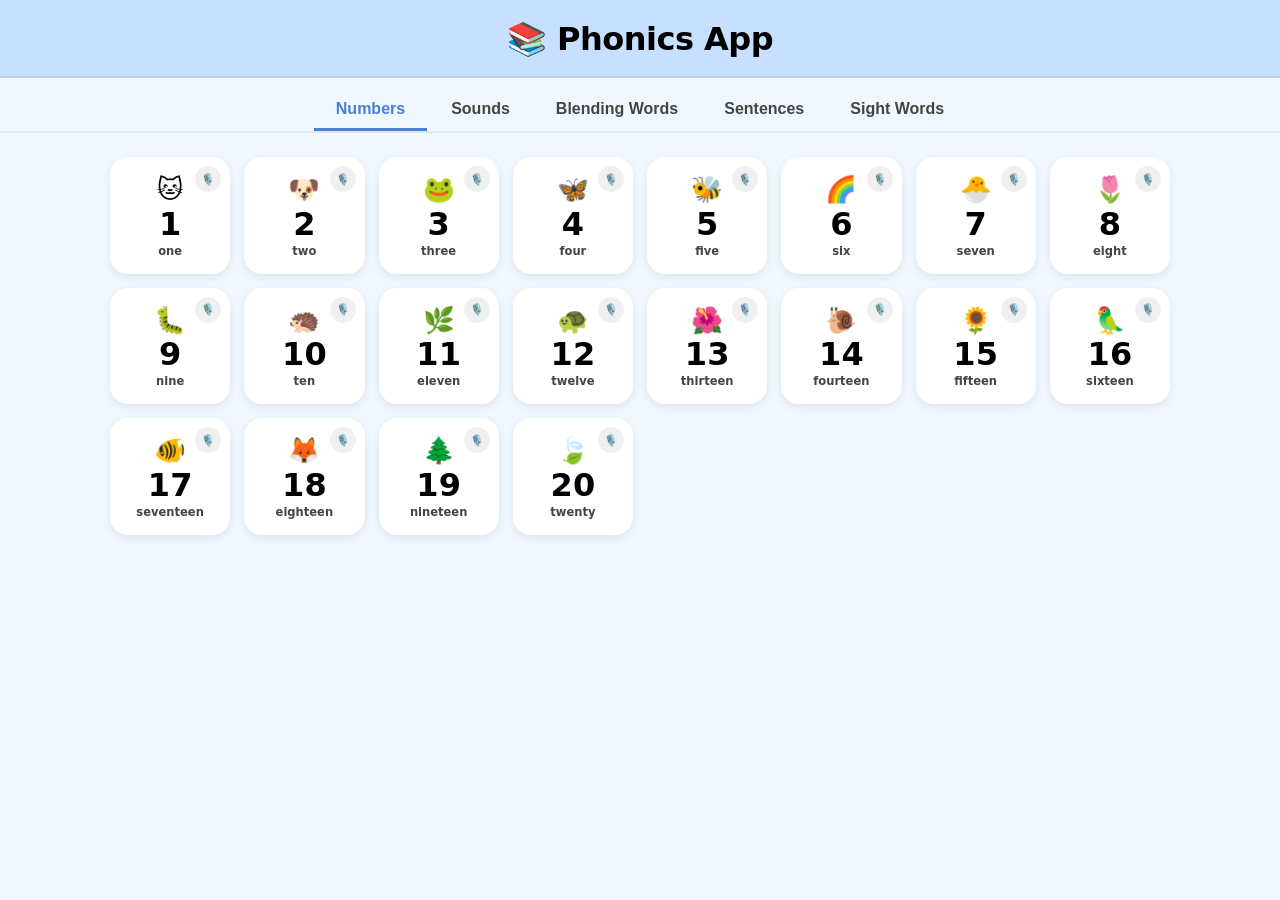
<file: index.html>
<!DOCTYPE html>
<html lang="en">
<head>
  <meta charset="UTF-8">
  <meta name="viewport" content="width=device-width, initial-scale=1.0">
  <title>Phonics App</title>
  <link rel="stylesheet" href="style.css">
</head>
<body>

  <header>
    <h1>📚 Phonics App</h1>
  </header>

  <nav class="tabs" aria-label="Section selector">
    <button class="tab-btn active" data-tab="numbers" aria-selected="true">Numbers</button>
    <button class="tab-btn" data-tab="sounds" aria-selected="false">Sounds</button>
    <button class="tab-btn" data-tab="blending" aria-selected="false">Blending Words</button>
    <button class="tab-btn" data-tab="sentences" aria-selected="false">Sentences</button>
    <button class="tab-btn" data-tab="sightwords" aria-selected="false">Sight Words</button>
  </nav>

  <main>
    <section id="numbers-section" class="content-section active" aria-label="Numbers 1 to 20">
      <div class="cards-grid" id="numbers-grid"></div>
    </section>

    <section id="sounds-section" class="content-section" aria-label="Letter sounds A to Z">
      <div class="cards-grid" id="sounds-grid"></div>
    </section>

    <section id="blending-section" class="content-section" aria-label="Blending words">
      <div class="cards-grid blending-grid" id="blending-grid"></div>
    </section>

    <section id="sentences-section" class="content-section" aria-label="Simple reading sentences">
      <div class="sentences-grid" id="sentences-grid"></div>
    </section>

    <section id="sightwords-section" class="content-section" aria-label="Sight words">
      <div id="sightwords-grid"></div>
    </section>
  </main>

  <!-- Voice Recording Modal -->
  <div class="modal-overlay" id="record-modal" role="dialog" aria-modal="true" aria-labelledby="modal-title">
    <div class="modal">
      <button class="modal-close" id="modal-close" aria-label="Close">✕</button>

      <h2 id="modal-title">Record Your Voice</h2>
      <p class="modal-for">Recording for: <strong id="modal-item-label"></strong></p>

      <div class="recorder-viz" aria-hidden="true">
        <span class="viz-idle" id="viz-idle">🎙️</span>
        <div class="waveform" id="waveform"></div>
      </div>

      <p class="record-timer" id="record-timer" aria-live="off"></p>

      <div class="recorder-controls">
        <button class="btn btn-record" id="btn-record">
          <span class="btn-icon">🎙️</span>
          <span class="btn-label">Record</span>
        </button>
        <button class="btn btn-preview" id="btn-play-preview" disabled>
          <span class="btn-icon">▶️</span>
          <span class="btn-label">Preview</span>
        </button>
        <button class="btn btn-save" id="btn-save" disabled>
          <span class="btn-icon">💾</span>
          <span class="btn-label">Save</span>
        </button>
      </div>

      <button class="btn-delete-rec" id="btn-delete" style="display:none">
        🗑️ Remove custom recording
      </button>

      <p class="record-status" id="record-status" aria-live="polite">Click Record to start</p>
    </div>
  </div>

  <script src="app.js"></script>
</body>
</html>
</file>
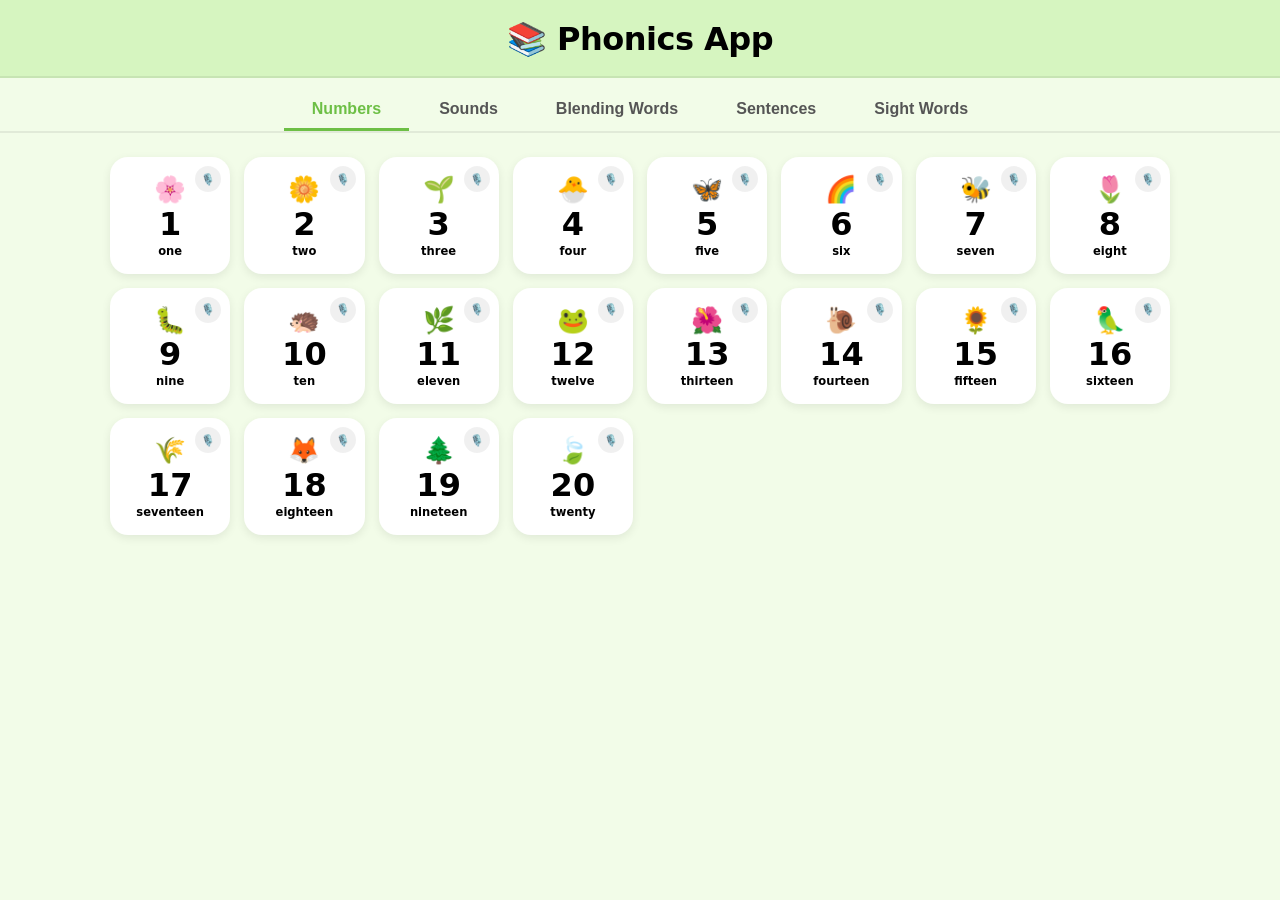
<file: phonics-app.html>
<!DOCTYPE html>
<html lang="en">
<head>
  <meta charset="UTF-8">
  <meta name="viewport" content="width=device-width, initial-scale=1.0">
  <title>Phonics App</title>
  <style>
/* ============================================================
   RESET & BASE
   ============================================================ */
*, *::before, *::after { box-sizing: border-box; margin: 0; padding: 0; }

/* ============================================================
   VARIABLES  (spring palette, fixed)
   ============================================================ */
:root {
  --text:         #000000;
  --text-muted:   #555555;
  --card-bg:      #ffffff;
  --shadow:       0 3px 10px rgba(0,0,0,0.08);
  --shadow-hover: 0 8px 22px rgba(0,0,0,0.13);
  --radius:       18px;
  --transition:   0.22s ease;
  --bg:           #f2fce8;
  --header-bg:    #d6f5c0;
  --season-color: #6dbf45;
  --season-light: #c8f0a8;
  --tab-active:   #6dbf45;
  --card-hover:   #eefce3;
  --blend-chip:   #c8f0a8;
}

/* ============================================================
   GLOBAL
   ============================================================ */
body {
  font-family: 'Segoe UI', system-ui, -apple-system, Arial, sans-serif;
  background: var(--bg);
  color: var(--text);
  min-height: 100vh;
}

/* ============================================================
   HEADER
   ============================================================ */
header {
  background: var(--header-bg);
  padding: 20px 24px 18px;
  display: flex;
  flex-direction: column;
  align-items: center;
  gap: 14px;
  border-bottom: 2px solid rgba(0,0,0,0.07);
}

h1 {
  font-size: 2rem;
  font-weight: 900;
  color: #000000;
  letter-spacing: -0.5px;
  text-align: center;
}

/* ============================================================
   TABS
   ============================================================ */
.tabs {
  display: flex;
  justify-content: center;
  gap: 2px;
  padding: 12px 24px 0;
  background: var(--bg);
  border-bottom: 2px solid rgba(0,0,0,0.07);
  flex-wrap: wrap;
}

.tab-btn {
  padding: 10px 28px;
  border: none;
  border-bottom: 3px solid transparent;
  background: transparent;
  color: var(--text-muted);
  font-size: 1rem;
  font-weight: 700;
  cursor: pointer;
  border-radius: 10px 10px 0 0;
  transition: all var(--transition);
}

.tab-btn:hover { color: #000000; background: rgba(0,0,0,0.03); }

.tab-btn.active {
  color: var(--tab-active);
  border-bottom-color: var(--tab-active);
}

/* ============================================================
   MAIN & SECTIONS
   ============================================================ */
main { padding: 24px 20px; max-width: 1100px; margin: 0 auto; }

.content-section { display: none; }
.content-section.active { display: block; }

/* ============================================================
   CARDS GRID
   ============================================================ */
.cards-grid {
  display: grid;
  grid-template-columns: repeat(auto-fill, minmax(110px, 1fr));
  gap: 14px;
}

.blending-grid { grid-template-columns: repeat(auto-fill, minmax(130px, 1fr)); }

.sentences-grid {
  display: grid;
  grid-template-columns: repeat(auto-fill, minmax(280px, 1fr));
  gap: 14px;
}

/* ============================================================
   CARD
   ============================================================ */
.card {
  background: var(--card-bg);
  border-radius: var(--radius);
  box-shadow: var(--shadow);
  padding: 18px 10px 14px;
  text-align: center;
  cursor: pointer;
  position: relative;
  border: 2px solid transparent;
  transition: transform var(--transition), box-shadow var(--transition),
              border-color var(--transition), background var(--transition);
  user-select: none;
  -webkit-tap-highlight-color: transparent;
}

.card:hover {
  transform: translateY(-3px);
  box-shadow: var(--shadow-hover);
  border-color: var(--season-color);
  background: var(--card-hover);
}

.card:active { transform: scale(0.95); }

.card.playing {
  border-color: var(--season-color);
  background: var(--season-light);
  animation: card-pop 0.45s ease;
}

@keyframes card-pop {
  0%   { transform: scale(1); }
  40%  { transform: scale(1.07); }
  70%  { transform: scale(0.97); }
  100% { transform: scale(1); }
}

/* Card elements */
.card-emoji  { font-size: 1.6rem; line-height: 1; margin-bottom: 5px; }

.card-main {
  font-size: 2rem;
  font-weight: 900;
  color: #000000;
  line-height: 1;
}

.card-main-lower {
  font-size: 1.2rem;
  font-weight: 700;
  color: #000000;
  margin-top: 2px;
}

.card-sub {
  font-size: 0.72rem;
  color: #000000;
  font-weight: 700;
  margin-top: 4px;
  text-transform: lowercase;
}

/* Blending letter chips */
.blend-letters { display: flex; justify-content: center; gap: 3px; margin-top: 7px; flex-wrap: wrap; }

.blend-l {
  font-size: 0.82rem;
  font-weight: 800;
  background: var(--blend-chip);
  color: #000000;
  border-radius: 5px;
  padding: 2px 5px;
  transition: background var(--transition);
}

/* ============================================================
   SENTENCE CARD
   ============================================================ */
.card-sentence {
  padding: 22px 16px 18px;
  text-align: left;
  min-height: 80px;
  display: flex;
  align-items: center;
}

.sentence-text {
  font-size: 1.25rem;
  font-weight: 700;
  color: #000000;
  line-height: 1.5;
  padding-right: 30px;
}

/* ============================================================
   MIC BUTTON
   ============================================================ */
.mic-btn {
  position: absolute;
  top: 7px; right: 7px;
  width: 26px; height: 26px;
  border-radius: 50%;
  border: none;
  background: rgba(0,0,0,0.06);
  cursor: pointer;
  font-size: 11px;
  display: flex; align-items: center; justify-content: center;
  transition: all var(--transition);
  z-index: 3; line-height: 1;
}

.mic-btn:hover { background: var(--season-light); transform: scale(1.15); }

.mic-btn.has-rec {
  background: var(--season-color);
  color: #fff;
  box-shadow: 0 1px 5px rgba(0,0,0,0.18);
}

/* ============================================================
   SIGHT WORDS
   ============================================================ */
.sw-group { margin-bottom: 32px; }

.sw-heading {
  font-size: 1rem;
  font-weight: 800;
  color: #000000;
  text-transform: uppercase;
  letter-spacing: 0.06em;
  margin-bottom: 12px;
  padding-bottom: 6px;
  border-bottom: 2px solid rgba(0,0,0,0.08);
}

.sw-grid { grid-template-columns: repeat(auto-fill, minmax(100px, 1fr)); }

.card-sw { padding: 20px 10px 22px; }

.sw-word { font-size: 1.6rem; font-weight: 900; color: #000000; line-height: 1; }

.sw-badge {
  position: absolute;
  bottom: 7px; left: 7px;
  font-size: 0.62rem;
  font-weight: 800;
  padding: 2px 6px;
  border-radius: 999px;
  color: #000000;
  line-height: 1.4;
}

/* ============================================================
   MODAL OVERLAY
   ============================================================ */
.modal-overlay {
  position: fixed; inset: 0;
  background: rgba(20,20,30,0.38);
  backdrop-filter: blur(5px);
  -webkit-backdrop-filter: blur(5px);
  display: none; align-items: center; justify-content: center;
  z-index: 200; padding: 20px;
}

.modal-overlay.open { display: flex; }

/* ============================================================
   MODAL
   ============================================================ */
.modal {
  background: #fff;
  border-radius: 26px;
  padding: 34px 30px 28px;
  max-width: 420px; width: 100%;
  position: relative;
  box-shadow: 0 28px 70px rgba(0,0,0,0.22);
  animation: modal-in 0.22s ease;
}

@keyframes modal-in {
  from { opacity: 0; transform: scale(0.92) translateY(12px); }
  to   { opacity: 1; transform: scale(1) translateY(0); }
}

.modal-close {
  position: absolute; top: 14px; right: 14px;
  width: 34px; height: 34px;
  border-radius: 50%; border: none;
  background: rgba(0,0,0,0.07); color: #000000;
  font-size: 1rem; cursor: pointer;
  display: flex; align-items: center; justify-content: center;
  transition: background var(--transition);
}

.modal-close:hover { background: rgba(0,0,0,0.13); }

#modal-title { font-size: 1.35rem; font-weight: 900; color: #000000; margin-bottom: 4px; }

.modal-for { font-size: 0.88rem; color: var(--text-muted); margin-bottom: 20px; }

/* ============================================================
   RECORDER VISUALISER
   ============================================================ */
.recorder-viz {
  height: 80px;
  background: var(--bg);
  border-radius: 14px;
  margin-bottom: 12px;
  display: flex; align-items: center; justify-content: center;
  overflow: hidden; padding: 10px 14px;
  transition: background var(--transition);
}

.viz-idle { font-size: 2.4rem; opacity: 0.4; }

.waveform {
  display: flex; align-items: center; gap: 3px;
  height: 100%; width: 100%; justify-content: center;
}

.wave-bar {
  width: 5px; min-height: 3px; border-radius: 3px;
  background: var(--season-color);
  transition: height 0.05s ease;
}

.record-timer {
  text-align: center; font-size: 1.1rem; font-weight: 700;
  color: var(--season-color); min-height: 1.4em; margin-bottom: 16px;
}

/* ============================================================
   RECORDER BUTTONS
   ============================================================ */
.recorder-controls {
  display: flex; gap: 10px; justify-content: center;
  flex-wrap: wrap; margin-bottom: 14px;
}

.btn {
  display: flex; align-items: center; gap: 6px;
  padding: 10px 20px; border-radius: 999px; border: none;
  font-size: 0.92rem; font-weight: 700; cursor: pointer;
  transition: all var(--transition); color: var(--text);
}

.btn:disabled { opacity: 0.38; cursor: not-allowed; }
.btn-icon { font-size: 1rem; }

.btn-record { background: #fdd8d8; color: #b02020; }
.btn-record:hover:not(:disabled) { background: #fcbbbb; }
.btn-record.recording { background: #e83030; color: #fff; animation: rec-pulse 1.1s ease infinite; }

@keyframes rec-pulse {
  0%, 100% { opacity: 1; }
  50%       { opacity: 0.72; }
}

.btn-preview { background: #d5f0d5; color: #1a6e1a; }
.btn-preview:hover:not(:disabled) { background: #b8e8b8; }

.btn-save { background: var(--season-light); color: var(--text); }
.btn-save:hover:not(:disabled) { filter: brightness(0.94); }

.btn-delete-rec {
  display: block; width: 100%; text-align: center;
  margin-bottom: 12px; padding: 8px;
  border: none; background: none;
  color: var(--text-muted); font-size: 0.85rem; font-weight: 600;
  cursor: pointer; border-radius: 8px;
  transition: background var(--transition), color var(--transition);
}

.btn-delete-rec:hover { background: rgba(0,0,0,0.05); color: #c0392b; }

.record-status { text-align: center; font-size: 0.87rem; color: var(--text-muted); min-height: 1.2em; }

/* ============================================================
   RESPONSIVE
   ============================================================ */
@media (max-width: 600px) {
  h1 { font-size: 1.55rem; }
  .tab-btn { padding: 9px 14px; font-size: 0.88rem; }
  main { padding: 16px 12px; }
  .cards-grid { grid-template-columns: repeat(auto-fill, minmax(88px, 1fr)); gap: 10px; }
  .blending-grid { grid-template-columns: repeat(auto-fill, minmax(110px, 1fr)); }
  .sentences-grid { grid-template-columns: 1fr; }
  .card { padding: 14px 8px 12px; }
  .card-main { font-size: 1.7rem; }
  .card-emoji { font-size: 1.3rem; }
  .sentence-text { font-size: 1.1rem; }
  .modal { padding: 28px 20px 22px; border-radius: 20px; }
}
  </style>
</head>
<body>

  <header>
    <h1>📚 Phonics App</h1>
  </header>

  <nav class="tabs" aria-label="Section selector">
    <button class="tab-btn active" data-tab="numbers"    aria-selected="true">Numbers</button>
    <button class="tab-btn"        data-tab="sounds"     aria-selected="false">Sounds</button>
    <button class="tab-btn"        data-tab="blending"   aria-selected="false">Blending Words</button>
    <button class="tab-btn"        data-tab="sentences"  aria-selected="false">Sentences</button>
    <button class="tab-btn"        data-tab="sightwords" aria-selected="false">Sight Words</button>
  </nav>

  <main>
    <section id="numbers-section"    class="content-section active" aria-label="Numbers 1 to 20">
      <div class="cards-grid" id="numbers-grid"></div>
    </section>

    <section id="sounds-section"     class="content-section" aria-label="Letter sounds A to Z">
      <div class="cards-grid" id="sounds-grid"></div>
    </section>

    <section id="blending-section"   class="content-section" aria-label="Blending words">
      <div class="cards-grid blending-grid" id="blending-grid"></div>
    </section>

    <section id="sentences-section"  class="content-section" aria-label="Simple reading sentences">
      <div class="sentences-grid" id="sentences-grid"></div>
    </section>

    <section id="sightwords-section" class="content-section" aria-label="Sight words">
      <div id="sightwords-grid"></div>
    </section>
  </main>

  <!-- Voice Recording Modal -->
  <div class="modal-overlay" id="record-modal" role="dialog" aria-modal="true" aria-labelledby="modal-title">
    <div class="modal">
      <button class="modal-close" id="modal-close" aria-label="Close">&#x2715;</button>
      <h2 id="modal-title">Record Your Voice</h2>
      <p class="modal-for">Recording for: <strong id="modal-item-label"></strong></p>

      <div class="recorder-viz" aria-hidden="true">
        <span class="viz-idle" id="viz-idle">&#x1F399;&#xFE0F;</span>
        <div class="waveform" id="waveform"></div>
      </div>

      <p class="record-timer" id="record-timer" aria-live="off"></p>

      <div class="recorder-controls">
        <button class="btn btn-record" id="btn-record">
          <span class="btn-icon">&#x1F399;&#xFE0F;</span><span class="btn-label">Record</span>
        </button>
        <button class="btn btn-preview" id="btn-play-preview" disabled>
          <span class="btn-icon">&#x25B6;&#xFE0F;</span><span class="btn-label">Preview</span>
        </button>
        <button class="btn btn-save" id="btn-save" disabled>
          <span class="btn-icon">&#x1F4BE;</span><span class="btn-label">Save</span>
        </button>
      </div>

      <button class="btn-delete-rec" id="btn-delete" style="display:none">
        &#x1F5D1;&#xFE0F; Remove custom recording
      </button>

      <p class="record-status" id="record-status" aria-live="polite">Click Record to start</p>
    </div>
  </div>

  <script>
'use strict';

const NUMBER_WORDS = [
  'one','two','three','four','five','six','seven','eight','nine','ten',
  'eleven','twelve','thirteen','fourteen','fifteen','sixteen','seventeen',
  'eighteen','nineteen','twenty'
];

const NUMBER_EMOJIS = [
  '\u{1F338}','\u{1F33C}','\u{1F331}','\u{1F423}','\u{1F98B}','\u{1F308}','\u{1F41D}','\u{1F337}','\u{1F41B}','\u{1F994}',
  '\u{1F33F}','\u{1F438}','\u{1F33A}','\u{1F40C}','\u{1F33B}','\u{1F99C}','\u{1F33E}','\u{1F98A}','\u{1F332}','\u{1F343}'
];

const PHONICS = {
  a:{hint:'apple',  emoji:'\u{1F34E}', tts:'a, apple'},
  b:{hint:'ball',   emoji:'⚽',    tts:'b, ball'},
  c:{hint:'cat',    emoji:'\u{1F431}', tts:'c, cat'},
  d:{hint:'dog',    emoji:'\u{1F436}', tts:'d, dog'},
  e:{hint:'egg',    emoji:'\u{1F95A}', tts:'e, egg'},
  f:{hint:'fish',   emoji:'\u{1F41F}', tts:'f, fish'},
  g:{hint:'go',     emoji:'\u{1F7E2}', tts:'g, go'},
  h:{hint:'hat',    emoji:'\u{1F3A9}', tts:'h, hat'},
  i:{hint:'ink',    emoji:'\u{1F58A}️', tts:'i, ink'},
  j:{hint:'jam',    emoji:'\u{1F353}', tts:'j, jam'},
  k:{hint:'kite',   emoji:'\u{1FA81}', tts:'k, kite'},
  l:{hint:'log',    emoji:'\u{1FAB5}', tts:'l, log'},
  m:{hint:'map',    emoji:'\u{1F5FA}️', tts:'m, map'},
  n:{hint:'net',    emoji:'\u{1F945}', tts:'n, net'},
  o:{hint:'orange', emoji:'\u{1F34A}', tts:'o, orange'},
  p:{hint:'pig',    emoji:'\u{1F437}', tts:'p, pig'},
  q:{hint:'queen',  emoji:'\u{1F451}', tts:'q, queen'},
  r:{hint:'run',    emoji:'\u{1F3C3}', tts:'r, run'},
  s:{hint:'sun',    emoji:'☀️', tts:'s, sun'},
  t:{hint:'tap',    emoji:'\u{1F6B0}', tts:'t, tap'},
  u:{hint:'up',     emoji:'⬆️', tts:'u, up'},
  v:{hint:'van',    emoji:'\u{1F690}', tts:'v, van'},
  w:{hint:'wet',    emoji:'\u{1F4A7}', tts:'w, wet'},
  x:{hint:'fox',    emoji:'\u{1F98A}', tts:'x, fox'},
  y:{hint:'yes',    emoji:'✅',    tts:'y, yes'},
  z:{hint:'zip',    emoji:'\u{1F910}', tts:'z, zip'},
};

const BLENDING_WORDS = [
  'cat','hat','mat','sat','map','nap','tap','cap',
  'sun','fun','run','bun','hot','pot','mud','bug',
  'mug','log','fog','dog','red','bed','wet','hen',
  'ten','leg','pig','big','dig','lip','tip','zip',
];

const SIGHT_WORDS = [
  {word:'a',level:1},{word:'and',level:1},{word:'big',level:1},{word:'can',level:1},
  {word:'come',level:1},{word:'down',level:1},{word:'find',level:1},{word:'for',level:1},
  {word:'go',level:1},{word:'help',level:1},{word:'here',level:1},{word:'I',level:1},
  {word:'in',level:1},{word:'is',level:1},{word:'it',level:1},{word:'jump',level:1},
  {word:'little',level:1},{word:'look',level:1},{word:'make',level:1},{word:'me',level:1},
  {word:'my',level:1},{word:'not',level:1},{word:'one',level:1},{word:'play',level:1},
  {word:'run',level:1},{word:'said',level:1},{word:'see',level:1},{word:'the',level:1},
  {word:'to',level:1},{word:'two',level:1},{word:'up',level:1},{word:'we',level:1},
  {word:'you',level:1},
  {word:'all',level:2},{word:'am',level:2},{word:'are',level:2},{word:'at',level:2},
  {word:'be',level:2},{word:'but',level:2},{word:'came',level:2},{word:'did',level:2},
  {word:'do',level:2},{word:'eat',level:2},{word:'get',level:2},{word:'good',level:2},
  {word:'have',level:2},{word:'he',level:2},{word:'like',level:2},{word:'new',level:2},
  {word:'no',level:2},{word:'now',level:2},{word:'on',level:2},{word:'out',level:2},
  {word:'please',level:2},{word:'ran',level:2},{word:'say',level:2},{word:'she',level:2},
  {word:'so',level:2},{word:'soon',level:2},{word:'that',level:2},{word:'there',level:2},
  {word:'they',level:2},{word:'this',level:2},{word:'too',level:2},{word:'want',level:2},
  {word:'was',level:2},{word:'went',level:2},{word:'what',level:2},{word:'who',level:2},
  {word:'will',level:2},{word:'with',level:2},{word:'yes',level:2},
  {word:'after',level:3},{word:'again',level:3},{word:'an',level:3},{word:'any',level:3},
  {word:'as',level:3},{word:'ask',level:3},{word:'by',level:3},{word:'could',level:3},
  {word:'every',level:3},{word:'fly',level:3},{word:'from',level:3},{word:'give',level:3},
  {word:'going',level:3},{word:'had',level:3},{word:'has',level:3},{word:'her',level:3},
  {word:'him',level:3},{word:'his',level:3},{word:'how',level:3},{word:'just',level:3},
  {word:'know',level:3},{word:'let',level:3},{word:'may',level:3},{word:'of',level:3},
  {word:'old',level:3},{word:'once',level:3},{word:'open',level:3},{word:'over',level:3},
  {word:'put',level:3},{word:'some',level:3},{word:'stop',level:3},{word:'take',level:3},
  {word:'thank',level:3},{word:'them',level:3},{word:'think',level:3},{word:'walk',level:3},
  {word:'were',level:3},{word:'when',level:3},
];

const SENTENCES = [
  'The cat sat on a mat.',
  'I can see a big red bus.',
  'A dog ran in the mud.',
  'The hen has an egg.',
  'I like to jump and run.',
  'A pig can dig in mud.',
  'The sun is big and hot.',
  'My dog can sit and beg.',
  'The fish can swim fast.',
  'I see a red hat on top.',
  'The bug is on a log.',
  'I can hop like a frog.',
  'She has a cup of milk.',
  'We can run to the hill.',
  'The pup is wet and hot.',
  'I can clap and tap my hands.',
  'A bat and a ball.',
  'The rat sat in a box.',
  'It is a big fat pig.',
  'The jam is on the bun.',
];

// ── IndexedDB ──────────────────────────────────────────────
let db;
function openDB() {
  return new Promise((res,rej) => {
    const req = indexedDB.open('PhonicsAppDB',1);
    req.onupgradeneeded = e => e.target.result.createObjectStore('recordings');
    req.onsuccess = e => res(e.target.result);
    req.onerror   = e => rej(e.target.error);
  });
}
function dbPut(key,val) {
  return new Promise((res,rej) => {
    const tx = db.transaction('recordings','readwrite');
    tx.objectStore('recordings').put(val,key);
    tx.oncomplete = res; tx.onerror = () => rej(tx.error);
  });
}
function dbGet(key) {
  return new Promise((res,rej) => {
    const tx = db.transaction('recordings','readonly');
    const req = tx.objectStore('recordings').get(key);
    req.onsuccess = () => res(req.result); req.onerror = () => rej(req.error);
  });
}
function dbDelete(key) {
  return new Promise((res,rej) => {
    const tx = db.transaction('recordings','readwrite');
    tx.objectStore('recordings').delete(key);
    tx.oncomplete = res; tx.onerror = () => rej(tx.error);
  });
}
function dbGetAllKeys() {
  return new Promise((res,rej) => {
    const tx = db.transaction('recordings','readonly');
    const req = tx.objectStore('recordings').getAllKeys();
    req.onsuccess = () => res(req.result); req.onerror = () => rej(req.error);
  });
}

// ── State ──────────────────────────────────────────────────
const rec = {key:null,recorder:null,chunks:[],blob:null,timerID:null,startMs:0,audioCtx:null,animID:null};

// ── TTS ────────────────────────────────────────────────────
function ttsSpeak(text, rate=0.82, pitch=1.05) {
  if (!window.speechSynthesis) return;
  const u = new SpeechSynthesisUtterance(text);
  u.rate = rate; u.pitch = pitch;
  window.speechSynthesis.speak(u);
}

// ── Play ───────────────────────────────────────────────────
async function playItem(key, ttsTexts, rate=0.82) {
  const card = document.querySelector('[data-key="'+key+'"]');
  if (card) {
    card.classList.remove('playing'); void card.offsetWidth;
    card.classList.add('playing');
    setTimeout(() => card.classList.remove('playing'), 700);
  }
  const blob = await dbGet(key);
  if (blob) {
    const url = URL.createObjectURL(blob);
    const audio = new Audio(url);
    audio.onended = () => URL.revokeObjectURL(url);
    audio.play().catch(()=>{});
    return;
  }
  window.speechSynthesis.cancel();
  for (const text of ttsTexts) ttsSpeak(text, rate);
}

// ── Helpers ────────────────────────────────────────────────
async function recordedKeys() {
  try { return new Set(await dbGetAllKeys()); } catch { return new Set(); }
}
function micButton(key, label, hasRec) {
  const btn = document.createElement('button');
  btn.className = 'mic-btn' + (hasRec ? ' has-rec' : '');
  btn.textContent = '🎙️';
  btn.title = 'Record your voice';
  btn.setAttribute('aria-label', label);
  return btn;
}

// ── Render: Numbers ────────────────────────────────────────
async function renderNumbers() {
  const grid = document.getElementById('numbers-grid');
  grid.innerHTML = '';
  const keys = await recordedKeys();
  for (let i = 1; i <= 20; i++) {
    const key = 'number-'+i, word = NUMBER_WORDS[i-1];
    const card = document.createElement('div');
    card.className = 'card'; card.dataset.key = key;
    card.setAttribute('role','button'); card.setAttribute('tabindex','0');
    card.setAttribute('aria-label', i+', '+word+'. Tap to hear.');
    const mic = micButton(key, 'Record your voice for number '+i, keys.has(key));
    card.appendChild(mic);
    card.insertAdjacentHTML('beforeend',
      '<div class="card-emoji">'+NUMBER_EMOJIS[i-1]+'</div>'+
      '<div class="card-main">'+i+'</div>'+
      '<div class="card-sub">'+word+'</div>'
    );
    mic.addEventListener('click', e => { e.stopPropagation(); openModal(key, 'Number '+i+' — "'+word+'"'); });
    card.addEventListener('click', () => playItem(key, [word]));
    card.addEventListener('keydown', e => { if(e.key==='Enter'||e.key===' ') playItem(key,[word]); });
    grid.appendChild(card);
  }
}

// ── Render: Sounds ─────────────────────────────────────────
async function renderSounds() {
  const grid = document.getElementById('sounds-grid');
  grid.innerHTML = '';
  const keys = await recordedKeys();
  for (const letter of 'abcdefghijklmnopqrstuvwxyz') {
    const key = 'sound-'+letter, ph = PHONICS[letter];
    const card = document.createElement('div');
    card.className = 'card'; card.dataset.key = key;
    card.setAttribute('role','button'); card.setAttribute('tabindex','0');
    card.setAttribute('aria-label', 'Letter '+letter.toUpperCase()+', as in '+ph.hint+'. Tap to hear.');
    const mic = micButton(key, 'Record your voice for letter '+letter.toUpperCase(), keys.has(key));
    card.appendChild(mic);
    card.insertAdjacentHTML('beforeend',
      '<div class="card-emoji">'+ph.emoji+'</div>'+
      '<div class="card-main">'+letter.toUpperCase()+'</div>'+
      '<div class="card-main card-main-lower">'+letter+'</div>'+
      '<div class="card-sub">'+ph.hint+'</div>'
    );
    mic.addEventListener('click', e => { e.stopPropagation(); openModal(key, 'Letter '+letter.toUpperCase()+' — "'+ph.hint+'"'); });
    card.addEventListener('click', () => playItem(key, [ph.tts]));
    card.addEventListener('keydown', e => { if(e.key==='Enter'||e.key===' ') playItem(key,[ph.tts]); });
    grid.appendChild(card);
  }
}

// ── Render: Blending ───────────────────────────────────────
async function renderBlending() {
  const grid = document.getElementById('blending-grid');
  grid.innerHTML = '';
  const keys = await recordedKeys();
  for (const word of BLENDING_WORDS) {
    const key = 'blend-'+word, tts = [...word.split(''), word];
    const card = document.createElement('div');
    card.className = 'card card-blend'; card.dataset.key = key;
    card.setAttribute('role','button'); card.setAttribute('tabindex','0');
    card.setAttribute('aria-label', 'Blend the word "'+word+'". Tap to hear.');
    const mic = micButton(key, 'Record your voice for the word "'+word+'"', keys.has(key));
    card.appendChild(mic);
    const chips = word.split('').map(l => '<span class="blend-l">'+l+'</span>').join('');
    card.insertAdjacentHTML('beforeend',
      '<div class="card-main">'+word+'</div>'+
      '<div class="blend-letters">'+chips+'</div>'
    );
    mic.addEventListener('click', e => { e.stopPropagation(); openModal(key, 'Word: "'+word+'"'); });
    card.addEventListener('click', () => playItem(key, tts));
    card.addEventListener('keydown', e => { if(e.key==='Enter'||e.key===' ') playItem(key,tts); });
    grid.appendChild(card);
  }
}

// ── Render: Sentences (slow reading) ──────────────────────
async function renderSentences() {
  const grid = document.getElementById('sentences-grid');
  grid.innerHTML = '';
  const keys = await recordedKeys();
  SENTENCES.forEach((text, idx) => {
    const key = 'sentence-'+idx;
    const card = document.createElement('div');
    card.className = 'card card-sentence'; card.dataset.key = key;
    card.setAttribute('role','button'); card.setAttribute('tabindex','0');
    card.setAttribute('aria-label', text+' Tap to hear.');
    const mic = micButton(key, 'Record your voice for: "'+text+'"', keys.has(key));
    card.appendChild(mic);
    card.insertAdjacentHTML('beforeend', '<div class="sentence-text">'+text+'</div>');
    mic.addEventListener('click', e => { e.stopPropagation(); openModal(key, text); });
    card.addEventListener('click', () => playItem(key, [text], 0.65));
    card.addEventListener('keydown', e => { if(e.key==='Enter'||e.key===' ') playItem(key,[text],0.65); });
    grid.appendChild(card);
  });
}

// ── Render: Sight Words ────────────────────────────────────
const LEVEL_LABELS = {1:'Level 1 — Pre-primer', 2:'Level 2 — Primer', 3:'Level 3 — Grade 1'};
const LEVEL_COLORS = {1:'#c8f0a8', 2:'#fff3a0', 3:'#ffd0a0'};

async function renderSightWords() {
  const container = document.getElementById('sightwords-grid');
  container.innerHTML = '';
  const keys = await recordedKeys();
  const byLevel = {1:[],2:[],3:[]};
  SIGHT_WORDS.forEach(sw => byLevel[sw.level].push(sw));
  for (const level of [1,2,3]) {
    const group = document.createElement('div');
    group.className = 'sw-group';
    const heading = document.createElement('h2');
    heading.className = 'sw-heading';
    heading.textContent = LEVEL_LABELS[level];
    group.appendChild(heading);
    const grid = document.createElement('div');
    grid.className = 'cards-grid sw-grid';
    group.appendChild(grid);
    for (const {word} of byLevel[level]) {
      const key = 'sight-'+word;
      const card = document.createElement('div');
      card.className = 'card card-sw'; card.dataset.key = key;
      card.setAttribute('role','button'); card.setAttribute('tabindex','0');
      card.setAttribute('aria-label', 'Sight word: '+word+'. Tap to hear.');
      const mic = micButton(key, 'Record your voice for the word "'+word+'"', keys.has(key));
      card.appendChild(mic);
      const badge = document.createElement('span');
      badge.className = 'sw-badge'; badge.textContent = 'L'+level;
      badge.style.background = LEVEL_COLORS[level];
      card.appendChild(badge);
      card.insertAdjacentHTML('beforeend', '<div class="card-main sw-word">'+word+'</div>');
      mic.addEventListener('click', e => { e.stopPropagation(); openModal(key, 'Sight word: "'+word+'"'); });
      card.addEventListener('click', () => playItem(key,[word]));
      card.addEventListener('keydown', e => { if(e.key==='Enter'||e.key===' ') playItem(key,[word]); });
      grid.appendChild(card);
    }
    container.appendChild(group);
  }
}

// ── Tabs ───────────────────────────────────────────────────
function setTab(tab) {
  document.querySelectorAll('.tab-btn').forEach(btn => {
    const on = btn.dataset.tab === tab;
    btn.classList.toggle('active', on);
    btn.setAttribute('aria-selected', String(on));
  });
  document.querySelectorAll('.content-section').forEach(sec => {
    sec.classList.toggle('active', sec.id === tab+'-section');
  });
}

// ── Modal ──────────────────────────────────────────────────
function setStatus(msg) { document.getElementById('record-status').textContent = msg; }

function openModal(key, label) {
  rec.key = key; rec.blob = null; rec.chunks = [];
  document.getElementById('modal-item-label').textContent = label;
  document.getElementById('btn-play-preview').disabled = true;
  document.getElementById('btn-save').disabled = true;
  document.getElementById('record-timer').textContent = '';
  const recBtn = document.getElementById('btn-record');
  recBtn.className = 'btn btn-record';
  recBtn.querySelector('.btn-label').textContent = 'Record';
  recBtn.querySelector('.btn-icon').textContent  = '🎙️';
  setStatus('Click Record to start');
  clearWaveform();
  dbGet(key).then(existing => {
    const del = document.getElementById('btn-delete');
    del.style.display = existing ? 'block' : 'none';
    if (existing) setStatus('You have a saved recording. Record again to replace it.');
  });
  document.getElementById('record-modal').classList.add('open');
  document.getElementById('modal-close').focus();
}

function closeModal() {
  stopRecording();
  document.getElementById('record-modal').classList.remove('open');
}

// ── Recording ──────────────────────────────────────────────
async function toggleRecording() {
  if (rec.recorder && rec.recorder.state === 'recording') { rec.recorder.stop(); return; }
  let stream;
  try { stream = await navigator.mediaDevices.getUserMedia({audio:true,video:false}); }
  catch { setStatus('❌ Microphone access denied. Please allow microphone access and try again.'); return; }
  rec.chunks = []; rec.blob = null;
  rec.recorder = new MediaRecorder(stream);
  rec.recorder.ondataavailable = e => { if (e.data.size > 0) rec.chunks.push(e.data); };
  rec.recorder.onstop = () => {
    stream.getTracks().forEach(t => t.stop());
    stopWaveform(); clearInterval(rec.timerID);
    rec.blob = new Blob(rec.chunks, {type: rec.recorder.mimeType || 'audio/webm'});
    const btn = document.getElementById('btn-record');
    btn.className = 'btn btn-record';
    btn.querySelector('.btn-label').textContent = 'Record Again';
    btn.querySelector('.btn-icon').textContent  = '🎙️';
    document.getElementById('btn-play-preview').disabled = false;
    document.getElementById('btn-save').disabled = false;
    setStatus('Done! Preview it or save to keep it.');
  };
  rec.recorder.start();
  const btn = document.getElementById('btn-record');
  btn.className = 'btn btn-record recording';
  btn.querySelector('.btn-label').textContent = 'Stop';
  btn.querySelector('.btn-icon').textContent  = '⏹️';
  setStatus('Recording… tap Stop when done.');
  rec.startMs = Date.now();
  rec.timerID = setInterval(() => {
    const s = Math.floor((Date.now()-rec.startMs)/1000);
    document.getElementById('record-timer').textContent =
      Math.floor(s/60)+':'+String(s%60).padStart(2,'0');
  }, 500);
  startWaveform(stream);
}

function stopRecording() {
  if (rec.recorder && rec.recorder.state === 'recording') rec.recorder.stop();
  clearInterval(rec.timerID); stopWaveform();
}

function playPreview() {
  if (!rec.blob) return;
  const url = URL.createObjectURL(rec.blob);
  const audio = new Audio(url);
  setStatus('Playing preview…');
  audio.onended = () => { URL.revokeObjectURL(url); setStatus('Preview done. Save to keep it.'); };
  audio.play().catch(() => setStatus('Could not play audio.'));
}

async function saveRecording() {
  if (!rec.blob || !rec.key) return;
  await dbPut(rec.key, rec.blob);
  const card = document.querySelector('[data-key="'+rec.key+'"]');
  if (card) card.querySelector('.mic-btn')?.classList.add('has-rec');
  setStatus('✓ Saved!'); setTimeout(closeModal, 750);
}

async function deleteExistingRecording() {
  if (!rec.key) return;
  await dbDelete(rec.key);
  const card = document.querySelector('[data-key="'+rec.key+'"]');
  if (card) card.querySelector('.mic-btn')?.classList.remove('has-rec');
  document.getElementById('btn-delete').style.display = 'none';
  setStatus('Custom recording removed.'); setTimeout(closeModal, 750);
}

// ── Waveform ───────────────────────────────────────────────
function startWaveform(stream) {
  const waveEl = document.getElementById('waveform');
  const idleEl = document.getElementById('viz-idle');
  idleEl.style.display = 'none'; waveEl.innerHTML = '';
  const BAR_COUNT = 26, bars = [];
  for (let i = 0; i < BAR_COUNT; i++) {
    const b = document.createElement('div');
    b.className = 'wave-bar'; waveEl.appendChild(b); bars.push(b);
  }
  rec.audioCtx = new (window.AudioContext || window.webkitAudioContext)();
  const analyser = rec.audioCtx.createAnalyser();
  analyser.fftSize = 64;
  rec.audioCtx.createMediaStreamSource(stream).connect(analyser);
  const data = new Uint8Array(analyser.frequencyBinCount);
  function draw() {
    rec.animID = requestAnimationFrame(draw);
    analyser.getByteFrequencyData(data);
    bars.forEach((bar,i) => {
      const val = data[Math.floor(i*data.length/BAR_COUNT)]||0;
      bar.style.height = Math.max(3,Math.round((val/255)*58))+'px';
    });
  }
  draw();
}

function stopWaveform() {
  if (rec.animID) { cancelAnimationFrame(rec.animID); rec.animID = null; }
  if (rec.audioCtx) { rec.audioCtx.close().catch(()=>{}); rec.audioCtx = null; }
  clearWaveform();
}

function clearWaveform() {
  const waveEl = document.getElementById('waveform');
  const idleEl = document.getElementById('viz-idle');
  if (waveEl) waveEl.innerHTML = '';
  if (idleEl) idleEl.style.display = '';
}

// ── Boot ───────────────────────────────────────────────────
async function init() {
  db = await openDB();
  document.querySelectorAll('.tab-btn').forEach(btn =>
    btn.addEventListener('click', () => setTab(btn.dataset.tab))
  );
  document.getElementById('modal-close').addEventListener('click', closeModal);
  document.getElementById('record-modal').addEventListener('click', e => {
    if (e.target === e.currentTarget) closeModal();
  });
  document.getElementById('btn-record').addEventListener('click', toggleRecording);
  document.getElementById('btn-play-preview').addEventListener('click', playPreview);
  document.getElementById('btn-save').addEventListener('click', saveRecording);
  document.getElementById('btn-delete').addEventListener('click', deleteExistingRecording);
  document.addEventListener('keydown', e => {
    if (e.key === 'Escape' && document.getElementById('record-modal').classList.contains('open'))
      closeModal();
  });
  await Promise.all([renderNumbers(), renderSounds(), renderBlending(), renderSentences(), renderSightWords()]);
}

init().catch(console.error);
  </script>
</body>
</html>
</file>
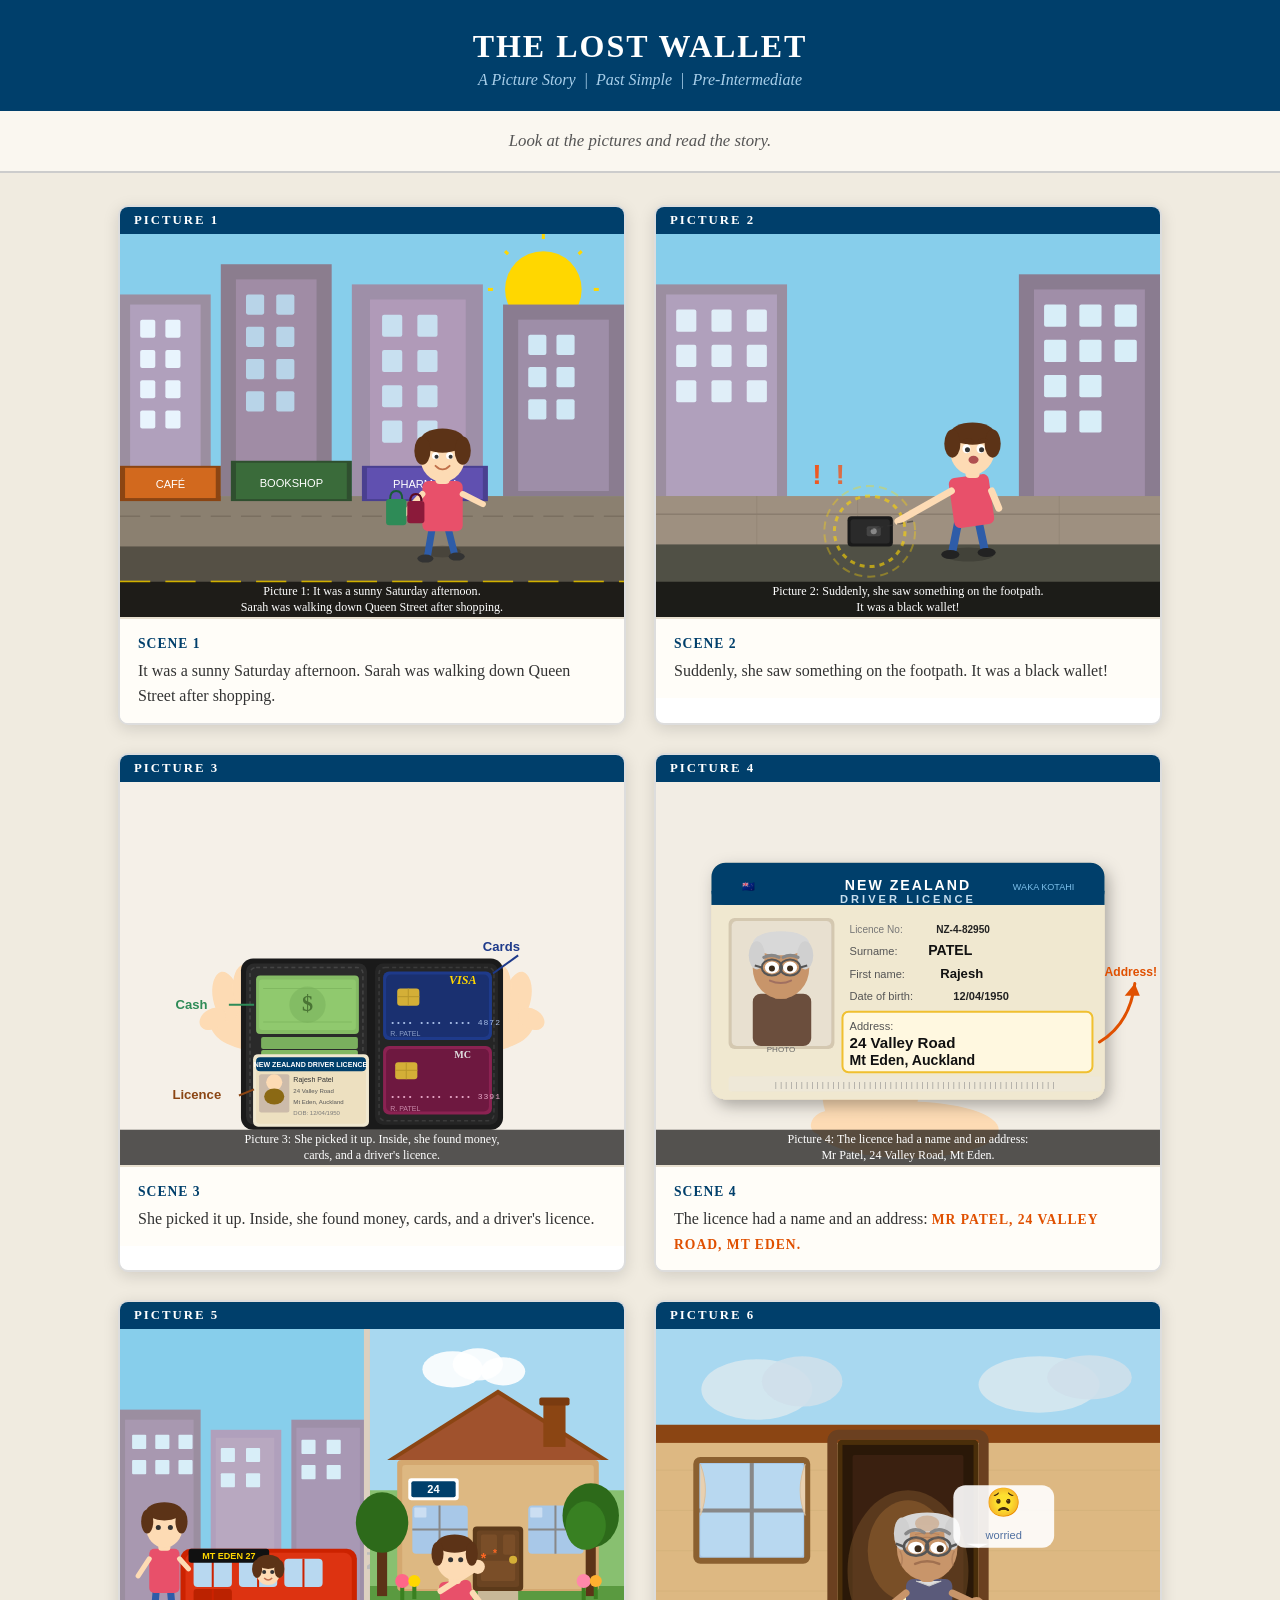
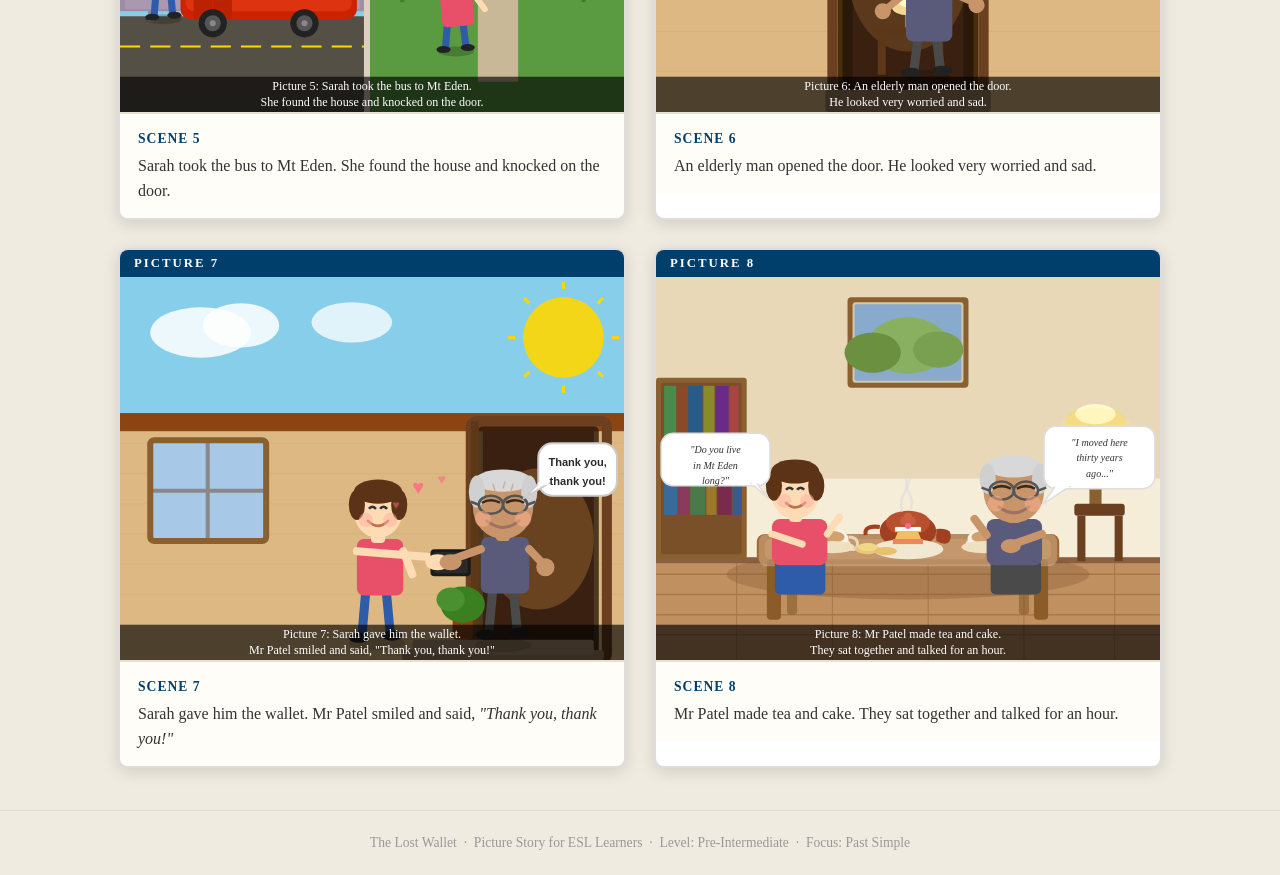
<file: lesson-images/picture-story.html>
<!DOCTYPE html>
<html lang="en">
<head>
  <meta charset="UTF-8">
  <title>The Lost Wallet – Picture Story</title>
  <style>
    * { box-sizing: border-box; margin: 0; padding: 0; }

    body {
      font-family: Georgia, 'Times New Roman', serif;
      background: #f0ebe0;
      color: #222;
    }

    header {
      background: #003F6B;
      color: white;
      text-align: center;
      padding: 28px 20px 22px;
    }

    header h1 {
      font-size: 2rem;
      letter-spacing: 2px;
      margin-bottom: 6px;
    }

    header p {
      font-size: 1rem;
      color: #A8CFEA;
      font-style: italic;
    }

    .intro {
      text-align: center;
      padding: 20px;
      font-size: 1.05rem;
      color: #555;
      font-style: italic;
      border-bottom: 2px solid #ccc;
      background: #faf7f0;
    }

    .grid {
      display: grid;
      grid-template-columns: 1fr 1fr;
      gap: 28px;
      padding: 32px 28px;
      max-width: 1100px;
      margin: 0 auto;
    }

    .panel {
      background: white;
      border-radius: 10px;
      box-shadow: 0 4px 16px rgba(0,0,0,0.13);
      overflow: hidden;
      border: 2px solid #ddd;
      transition: transform 0.2s, box-shadow 0.2s;
    }

    .panel:hover {
      transform: translateY(-4px);
      box-shadow: 0 8px 28px rgba(0,0,0,0.18);
    }

    .panel-number {
      background: #003F6B;
      color: white;
      font-size: 0.8rem;
      font-weight: bold;
      letter-spacing: 2px;
      padding: 6px 14px;
      text-transform: uppercase;
    }

    .panel img, .panel object, .panel embed {
      width: 100%;
      display: block;
    }

    .panel-caption {
      padding: 14px 18px;
      font-size: 1rem;
      line-height: 1.55;
      color: #333;
      border-top: 2px solid #e8e0d0;
      background: #fffdf8;
    }

    .panel-caption strong {
      display: block;
      color: #003F6B;
      font-size: 0.85rem;
      letter-spacing: 1px;
      text-transform: uppercase;
      margin-bottom: 5px;
    }

    @media print {
      body { background: white; }
      header { background: #003F6B !important; -webkit-print-color-adjust: exact; print-color-adjust: exact; }
      .panel { box-shadow: none; border: 2px solid #aaa; break-inside: avoid; }
      .panel:hover { transform: none; }
    }

    @media (max-width: 640px) {
      .grid { grid-template-columns: 1fr; padding: 16px; }
    }

    footer {
      text-align: center;
      padding: 24px;
      color: #999;
      font-size: 0.85rem;
      border-top: 1px solid #ddd;
      margin-top: 10px;
    }
  </style>
</head>
<body>

<header>
  <h1>THE LOST WALLET</h1>
  <p>A Picture Story &nbsp;|&nbsp; Past Simple &nbsp;|&nbsp; Pre-Intermediate</p>
</header>

<p class="intro">Look at the pictures and read the story.</p>

<div class="grid">

  <div class="panel">
    <div class="panel-number">Picture 1</div>
    <img src="panel1.svg" alt="Sarah walking down Queen Street on a sunny day with shopping bags">
    <div class="panel-caption">
      <strong>Scene 1</strong>
      It was a sunny Saturday afternoon. Sarah was walking down Queen Street after shopping.
    </div>
  </div>

  <div class="panel">
    <div class="panel-number">Picture 2</div>
    <img src="panel2.svg" alt="Sarah notices a black wallet on the footpath">
    <div class="panel-caption">
      <strong>Scene 2</strong>
      Suddenly, she saw something on the footpath. It was a black wallet!
    </div>
  </div>

  <div class="panel">
    <div class="panel-number">Picture 3</div>
    <img src="panel3.svg" alt="Sarah opens the wallet and finds money, cards and a driver's licence">
    <div class="panel-caption">
      <strong>Scene 3</strong>
      She picked it up. Inside, she found money, cards, and a driver's licence.
    </div>
  </div>

  <div class="panel">
    <div class="panel-number">Picture 4</div>
    <img src="panel4.svg" alt="Close-up of the NZ driver's licence showing Mr Patel's name and address">
    <div class="panel-caption">
      <strong>Scene 4</strong>
      The licence had a name and an address: <strong style="color:#E05000; display:inline;">Mr Patel, 24 Valley Road, Mt Eden.</strong>
    </div>
  </div>

  <div class="panel">
    <div class="panel-number">Picture 5</div>
    <img src="panel5.svg" alt="Sarah on the bus, then knocking on the door of the house in Mt Eden">
    <div class="panel-caption">
      <strong>Scene 5</strong>
      Sarah took the bus to Mt Eden. She found the house and knocked on the door.
    </div>
  </div>

  <div class="panel">
    <div class="panel-number">Picture 6</div>
    <img src="panel6.svg" alt="An elderly man, Mr Patel, opens the door looking worried and sad">
    <div class="panel-caption">
      <strong>Scene 6</strong>
      An elderly man opened the door. He looked very worried and sad.
    </div>
  </div>

  <div class="panel">
    <div class="panel-number">Picture 7</div>
    <img src="panel7.svg" alt="Sarah returns the wallet to Mr Patel who smiles and says thank you">
    <div class="panel-caption">
      <strong>Scene 7</strong>
      Sarah gave him the wallet. Mr Patel smiled and said, <em>"Thank you, thank you!"</em>
    </div>
  </div>

  <div class="panel">
    <div class="panel-number">Picture 8</div>
    <img src="panel8.svg" alt="Mr Patel and Sarah sitting at a table sharing tea and cake">
    <div class="panel-caption">
      <strong>Scene 8</strong>
      Mr Patel made tea and cake. They sat together and talked for an hour.
    </div>
  </div>

</div>

<footer>
  The Lost Wallet &nbsp;·&nbsp; Picture Story for ESL Learners &nbsp;·&nbsp; Level: Pre-Intermediate &nbsp;·&nbsp; Focus: Past Simple
</footer>

</body>
</html>
</file>
<file: style.css>
/* ============================================================
   RESET & BASE
   ============================================================ */
*, *::before, *::after {
  box-sizing: border-box;
  margin: 0;
  padding: 0;
}

/* ============================================================
   VARIABLES
   ============================================================ */
:root {
  --text:         #000000;
  --text-muted:   #444444;
  --card-bg:      #ffffff;
  --shadow:       0 3px 10px rgba(0,0,0,0.08);
  --shadow-hover: 0 8px 22px rgba(0,0,0,0.13);
  --radius:       18px;
  --transition:   0.22s ease;
  --bg:           #f0f7ff;
  --header-bg:    #c8e0ff;
  --accent:       #4a7fd4;
  --accent-light: #c0daff;
  --card-hover:   #e8f2ff;
  --blend-chip:   #c0daff;
}

/* ============================================================
   GLOBAL
   ============================================================ */
body {
  font-family: 'Segoe UI', system-ui, -apple-system, Arial, sans-serif;
  background: var(--bg);
  color: var(--text);
  min-height: 100vh;
}

/* ============================================================
   HEADER
   ============================================================ */
header {
  background: var(--header-bg);
  padding: 20px 24px 18px;
  display: flex;
  flex-direction: column;
  align-items: center;
  gap: 14px;
  border-bottom: 2px solid rgba(0,0,0,0.07);
}

h1 {
  font-size: 2rem;
  font-weight: 900;
  color: #000000;
  letter-spacing: -0.5px;
  text-align: center;
}

/* ============================================================
   TABS
   ============================================================ */
.tabs {
  display: flex;
  justify-content: center;
  gap: 2px;
  padding: 12px 24px 0;
  background: var(--bg);
  border-bottom: 2px solid rgba(0,0,0,0.07);
  flex-wrap: wrap;
}

.tab-btn {
  padding: 10px 22px;
  border: none;
  border-bottom: 3px solid transparent;
  background: transparent;
  color: var(--text-muted);
  font-size: 1rem;
  font-weight: 700;
  cursor: pointer;
  border-radius: 10px 10px 0 0;
  transition: all var(--transition);
}

.tab-btn:hover {
  color: #000000;
  background: rgba(0,0,0,0.03);
}

.tab-btn.active {
  color: var(--accent);
  border-bottom-color: var(--accent);
}

/* ============================================================
   MAIN & SECTIONS
   ============================================================ */
main {
  padding: 24px 20px;
  max-width: 1100px;
  margin: 0 auto;
}

.content-section {
  display: none;
}

.content-section.active {
  display: block;
}

/* ============================================================
   CARDS GRID
   ============================================================ */
.cards-grid {
  display: grid;
  grid-template-columns: repeat(auto-fill, minmax(110px, 1fr));
  gap: 14px;
}

.blending-grid {
  grid-template-columns: repeat(auto-fill, minmax(130px, 1fr));
}

.sentences-grid {
  display: grid;
  grid-template-columns: repeat(auto-fill, minmax(280px, 1fr));
  gap: 14px;
}

/* ============================================================
   CARD
   ============================================================ */
.card {
  background: var(--card-bg);
  border-radius: var(--radius);
  box-shadow: var(--shadow);
  padding: 18px 10px 14px;
  text-align: center;
  cursor: pointer;
  position: relative;
  border: 2px solid transparent;
  transition: transform var(--transition), box-shadow var(--transition), border-color var(--transition), background var(--transition);
  user-select: none;
  -webkit-tap-highlight-color: transparent;
}

.card:hover {
  transform: translateY(-3px);
  box-shadow: var(--shadow-hover);
  border-color: var(--accent);
  background: var(--card-hover);
}

.card:active {
  transform: scale(0.95);
}

.card.playing {
  border-color: var(--accent);
  background: var(--accent-light);
  animation: card-pop 0.45s ease;
}

@keyframes card-pop {
  0%   { transform: scale(1); }
  40%  { transform: scale(1.07); }
  70%  { transform: scale(0.97); }
  100% { transform: scale(1); }
}

/* Card text */
.card-emoji {
  font-size: 1.6rem;
  line-height: 1;
  margin-bottom: 5px;
}

.card-main {
  font-size: 2rem;
  font-weight: 900;
  color: #000000;
  line-height: 1;
}

.card-main-lower {
  font-size: 1.2rem;
  font-weight: 700;
  color: #000000;
  margin-top: 2px;
}

.card-sub {
  font-size: 0.72rem;
  color: #444444;
  font-weight: 600;
  margin-top: 4px;
  text-transform: lowercase;
}

/* Blending letters row */
.blend-letters {
  display: flex;
  justify-content: center;
  gap: 3px;
  margin-top: 7px;
  flex-wrap: wrap;
}

.blend-l {
  font-size: 0.82rem;
  font-weight: 800;
  background: var(--blend-chip);
  color: #000000;
  border-radius: 5px;
  padding: 2px 5px;
}

/* ============================================================
   SENTENCE CARD
   ============================================================ */
.card-sentence {
  padding: 22px 16px 18px;
  text-align: left;
  min-height: 80px;
  display: flex;
  align-items: center;
}

.sentence-text {
  font-size: 1.25rem;
  font-weight: 700;
  color: #000000;
  line-height: 1.4;
  padding-right: 28px;
}

/* ============================================================
   MIC BUTTON (per card)
   ============================================================ */
.mic-btn {
  position: absolute;
  top: 7px;
  right: 7px;
  width: 26px;
  height: 26px;
  border-radius: 50%;
  border: none;
  background: rgba(0,0,0,0.06);
  cursor: pointer;
  font-size: 11px;
  display: flex;
  align-items: center;
  justify-content: center;
  transition: all var(--transition);
  z-index: 3;
  line-height: 1;
}

.mic-btn:hover {
  background: var(--accent-light);
  transform: scale(1.15);
}

.mic-btn.has-rec {
  background: var(--accent);
  color: #fff;
  box-shadow: 0 1px 5px rgba(0,0,0,0.18);
}

/* ============================================================
   MODAL OVERLAY
   ============================================================ */
.modal-overlay {
  position: fixed;
  inset: 0;
  background: rgba(20,20,30,0.38);
  backdrop-filter: blur(5px);
  -webkit-backdrop-filter: blur(5px);
  display: none;
  align-items: center;
  justify-content: center;
  z-index: 200;
  padding: 20px;
}

.modal-overlay.open {
  display: flex;
}

/* ============================================================
   MODAL
   ============================================================ */
.modal {
  background: #fff;
  border-radius: 26px;
  padding: 34px 30px 28px;
  max-width: 420px;
  width: 100%;
  position: relative;
  box-shadow: 0 28px 70px rgba(0,0,0,0.22);
  animation: modal-in 0.22s ease;
}

@keyframes modal-in {
  from { opacity: 0; transform: scale(0.92) translateY(12px); }
  to   { opacity: 1; transform: scale(1) translateY(0); }
}

.modal-close {
  position: absolute;
  top: 14px;
  right: 14px;
  width: 34px;
  height: 34px;
  border-radius: 50%;
  border: none;
  background: rgba(0,0,0,0.07);
  color: #000000;
  font-size: 1rem;
  cursor: pointer;
  display: flex;
  align-items: center;
  justify-content: center;
  transition: background var(--transition);
}

.modal-close:hover {
  background: rgba(0,0,0,0.13);
}

#modal-title {
  font-size: 1.35rem;
  font-weight: 900;
  color: #000000;
  margin-bottom: 4px;
}

.modal-for {
  font-size: 0.88rem;
  color: #444444;
  margin-bottom: 20px;
}

/* ============================================================
   RECORDER VISUALISER
   ============================================================ */
.recorder-viz {
  height: 80px;
  background: var(--bg);
  border-radius: 14px;
  margin-bottom: 12px;
  display: flex;
  align-items: center;
  justify-content: center;
  overflow: hidden;
  padding: 10px 14px;
}

.viz-idle {
  font-size: 2.4rem;
  opacity: 0.4;
}

.waveform {
  display: flex;
  align-items: center;
  gap: 3px;
  height: 100%;
  width: 100%;
  justify-content: center;
}

.wave-bar {
  width: 5px;
  min-height: 3px;
  border-radius: 3px;
  background: var(--accent);
  transition: height 0.05s ease;
}

.record-timer {
  text-align: center;
  font-size: 1.1rem;
  font-weight: 700;
  color: var(--accent);
  min-height: 1.4em;
  margin-bottom: 16px;
}

/* ============================================================
   RECORDER CONTROL BUTTONS
   ============================================================ */
.recorder-controls {
  display: flex;
  gap: 10px;
  justify-content: center;
  flex-wrap: wrap;
  margin-bottom: 14px;
}

.btn {
  display: flex;
  align-items: center;
  gap: 6px;
  padding: 10px 20px;
  border-radius: 999px;
  border: none;
  font-size: 0.92rem;
  font-weight: 700;
  cursor: pointer;
  transition: all var(--transition);
  color: #000000;
}

.btn:disabled {
  opacity: 0.38;
  cursor: not-allowed;
}

.btn-icon {
  font-size: 1rem;
}

.btn-record {
  background: #fdd8d8;
  color: #b02020;
}

.btn-record:hover:not(:disabled) {
  background: #fcbbbb;
}

.btn-record.recording {
  background: #e83030;
  color: #fff;
  animation: rec-pulse 1.1s ease infinite;
}

@keyframes rec-pulse {
  0%, 100% { opacity: 1; }
  50%       { opacity: 0.72; }
}

.btn-preview {
  background: #d5f0d5;
  color: #1a6e1a;
}

.btn-preview:hover:not(:disabled) {
  background: #b8e8b8;
}

.btn-save {
  background: var(--accent-light);
  color: #000000;
}

.btn-save:hover:not(:disabled) {
  filter: brightness(0.94);
}

.btn-delete-rec {
  display: block;
  width: 100%;
  text-align: center;
  margin-bottom: 12px;
  padding: 8px;
  border: none;
  background: none;
  color: #444444;
  font-size: 0.85rem;
  font-weight: 600;
  cursor: pointer;
  border-radius: 8px;
  transition: background var(--transition), color var(--transition);
}

.btn-delete-rec:hover {
  background: rgba(0,0,0,0.05);
  color: #c0392b;
}

.record-status {
  text-align: center;
  font-size: 0.87rem;
  color: #444444;
  min-height: 1.2em;
}

/* ============================================================
   SIGHT WORDS
   ============================================================ */
.sw-group {
  margin-bottom: 32px;
}

.sw-heading {
  font-size: 1rem;
  font-weight: 800;
  color: #000000;
  text-transform: uppercase;
  letter-spacing: 0.06em;
  margin-bottom: 12px;
  padding-bottom: 6px;
  border-bottom: 2px solid rgba(0,0,0,0.08);
}

.sw-grid {
  grid-template-columns: repeat(auto-fill, minmax(100px, 1fr));
}

.card-sw {
  padding: 20px 10px 14px;
}

.sw-word {
  font-size: 1.6rem;
  font-weight: 900;
  color: #000000;
  line-height: 1;
}

.sw-badge {
  position: absolute;
  bottom: 7px;
  left: 7px;
  font-size: 0.62rem;
  font-weight: 800;
  padding: 2px 6px;
  border-radius: 999px;
  color: #000000;
  line-height: 1.4;
}

/* ============================================================
   RESPONSIVE
   ============================================================ */
@media (max-width: 600px) {
  h1 { font-size: 1.55rem; }

  .tab-btn { padding: 9px 14px; font-size: 0.88rem; }

  main { padding: 16px 12px; }

  .cards-grid {
    grid-template-columns: repeat(auto-fill, minmax(88px, 1fr));
    gap: 10px;
  }

  .blending-grid {
    grid-template-columns: repeat(auto-fill, minmax(110px, 1fr));
  }

  .sentences-grid {
    grid-template-columns: 1fr;
  }

  .card { padding: 14px 8px 12px; }

  .card-main { font-size: 1.7rem; }

  .card-emoji { font-size: 1.3rem; }

  .sentence-text { font-size: 1.1rem; }

  .modal { padding: 28px 20px 22px; border-radius: 20px; }
}
</file>
